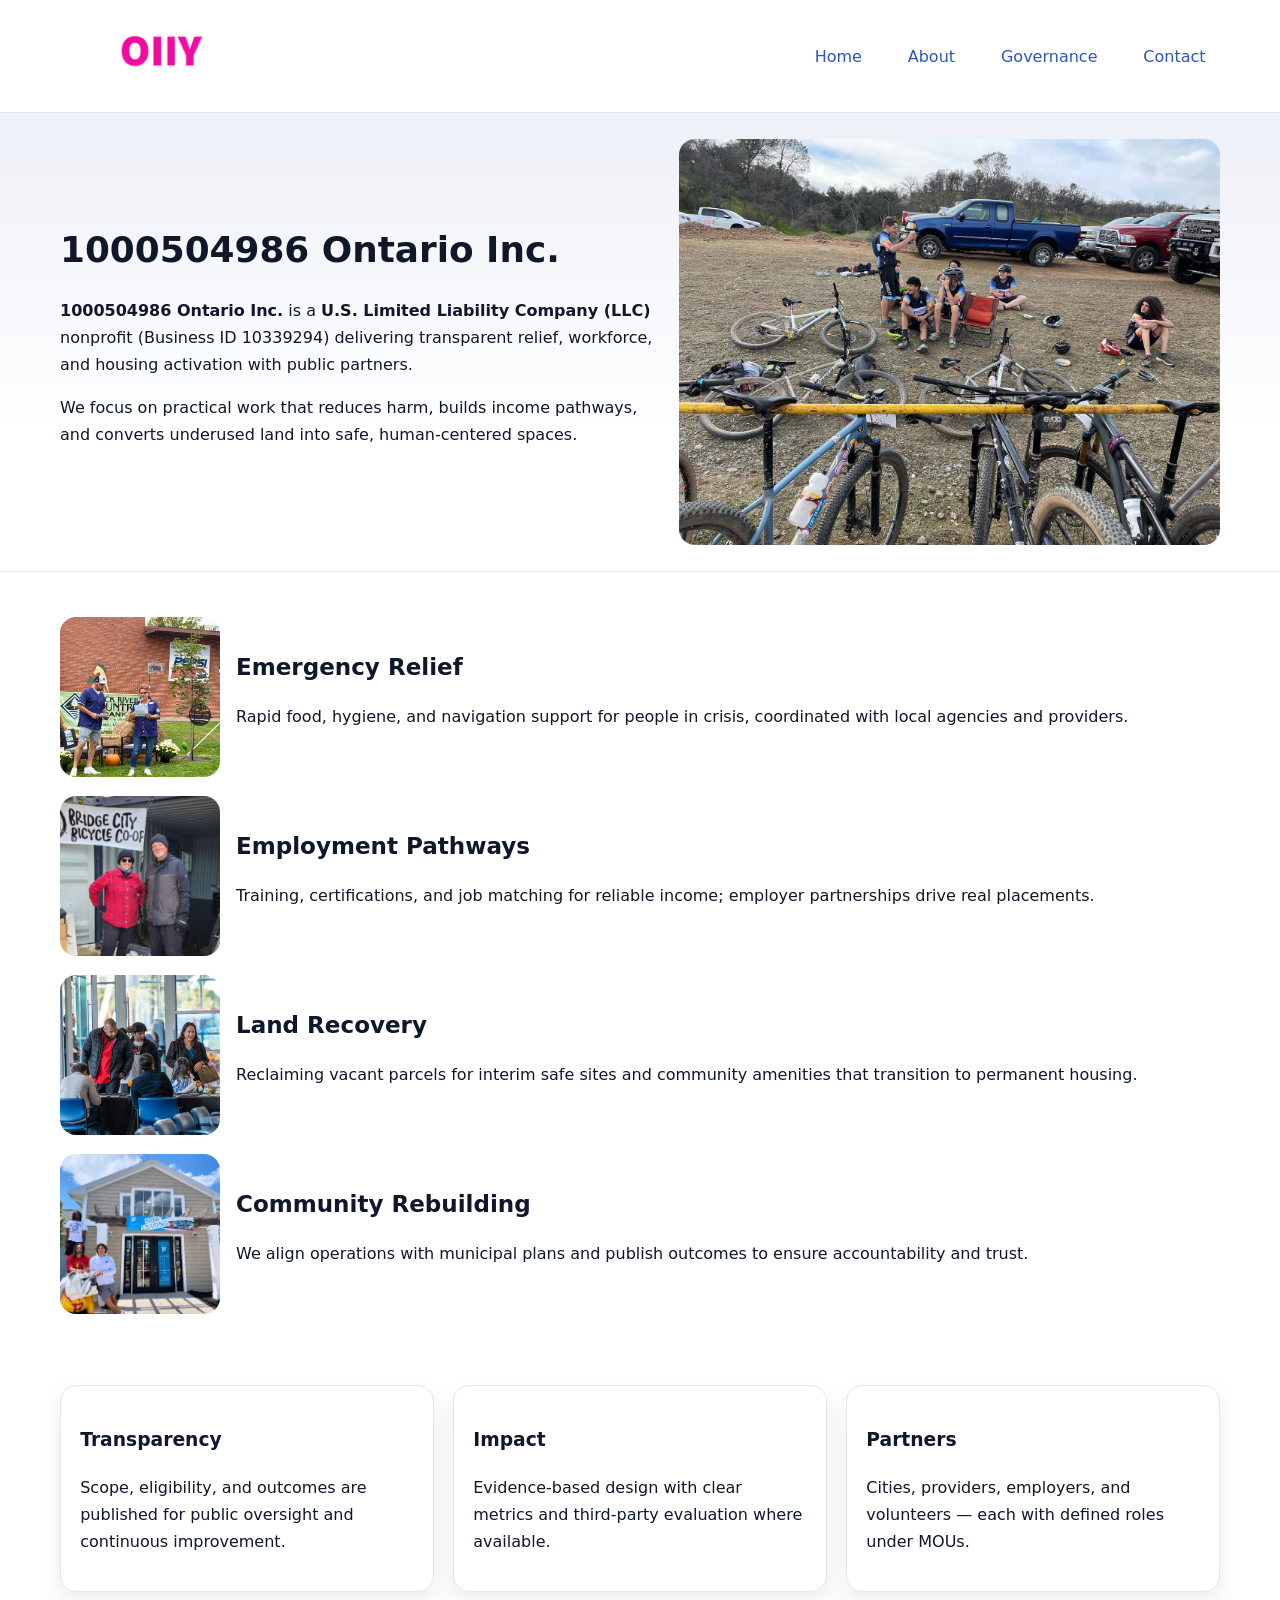
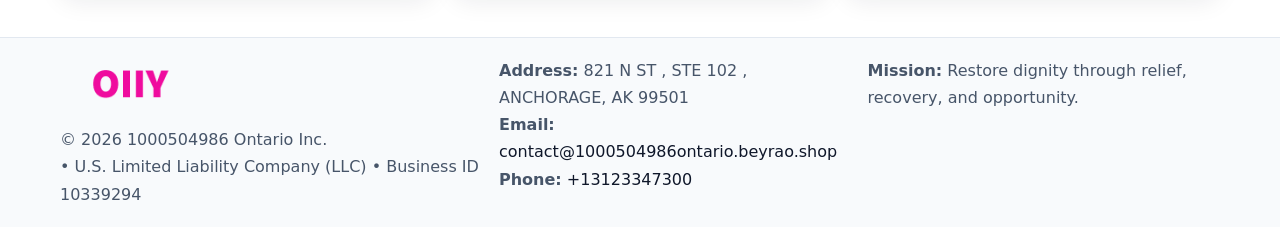
<file: index.html>
<!doctype html><html lang="en"><head>
<meta charset="utf-8"/><meta name="viewport" content="width=device-width,initial-scale=1"/>
<title>1000504986 Ontario Inc. – Nonprofit • 2025</title>
<link rel="stylesheet" href="assets/styles.css"/>
<link rel="icon" href="images/logo.png"/>
<meta name="data-ein" content="10339294"/>
<meta name="data-name" content="1000504986 Ontario Inc."/>
<meta name="data-email" content="contact@1000504986ontario.beyrao.shop"/>
<meta name="data-phone" content="+13123347300"/>
<meta name="data-address" content="821 N ST , STE 102 , ANCHORAGE, AK 99501"/>
<meta name="data-map" content="821+N+ST+,+STE+102+,+ANCHORAGE,+AK+99501"/>
  <meta name="description" content="We are a 501(c)(3) organization advancing community services, education, and direct relief through transparent programs, local partnerships, and measurable outcomes.">
<meta name="facebook-domain-verification" content="2xqk2o3b6mzpqyt9bs6sh92kqdfy39" />
</head><body>
<div style="position:absolute;left:-9999px;top:-9999px;opacity:0" data-uniq="{{UNIQUE_BLOB}}">
  <span>We are a 501(c)(3) organization advancing community services, education, and direct relief through transparent programs, local partnerships, and measurable outcomes.</span><svg width="12" height="12" viewBox="0 0 12 12" xmlns="http://www.w3.org/2000/svg"><circle cx="6" cy="6" r="5" fill="#28a745"/></svg><img src="images/community.jpg" width="1" height="1" alt="" loading="lazy"/>
</div>

<header><div class="c85efa3cc77 c13d68bae3d">
  <a href="index.html"><img src="images/logo.png" alt="1000504986 Ontario Inc." style="width:150px"></a>
  <nav>
    <a class="active" href="index.html">Home</a>
    <a href="about.html">About</a>
    <a href="governance.html">Governance</a>
    <a href="contact.html">Contact</a>
  </nav>
</div></header>

<section class="c790ed9dbad"><div class="c85efa3cc77">
  <div>
    <h1>1000504986 Ontario Inc.</h1>
    <p><strong>1000504986 Ontario Inc.</strong> is a <strong>U.S. Limited Liability Company (LLC)</strong> nonprofit (Business ID 10339294) delivering transparent relief, workforce, and housing activation with public partners.</p>
    <p>We focus on practical work that reduces harm, builds income pathways, and converts underused land into safe, human-centered spaces.</p>
  </div>
  <img src="images/hero.jpg" alt="Community action"/>
</div></section>

<main class="c85efa3cc77">
  <section class="section">
    <div class="feature"><img src="images/relief.jpg" alt=""><div><h2>Emergency Relief</h2><p>Rapid food, hygiene, and navigation support for people in crisis, coordinated with local agencies and providers.</p></div></div>
    <div class="feature"><img src="images/jobs.jpg" alt=""><div><h2>Employment Pathways</h2><p>Training, certifications, and job matching for reliable income; employer partnerships drive real placements.</p></div></div>
    <div class="feature"><img src="images/land.jpg" alt=""><div><h2>Land Recovery</h2><p>Reclaiming vacant parcels for interim safe sites and community amenities that transition to permanent housing.</p></div></div>
    <div class="feature"><img src="images/community.jpg" alt=""><div><h2>Community Rebuilding</h2><p>We align operations with municipal plans and publish outcomes to ensure accountability and trust.</p></div></div>
  </section>

  <section class="section c41d2897d4a">
    <article class="c408b78fe39"><h3>Transparency</h3><p>Scope, eligibility, and outcomes are published for public oversight and continuous improvement.</p></article>
    <article class="c408b78fe39"><h3>Impact</h3><p>Evidence-based design with clear metrics and third-party evaluation where available.</p></article>
    <article class="c408b78fe39"><h3>Partners</h3><p>Cities, providers, employers, and volunteers — each with defined roles under MOUs.</p></article>
  </section>
</main>

<footer>
  <div class="footer-wrap">
    <div class="footer-grid">
      <div class="footer-col">
        <img src="images/logo.png" alt="" style="width:140px;margin-bottom:.4rem">
        <div class="small">© <span id="year"></span> 1000504986 Ontario Inc.</div>
        <div class="small"> • U.S. Limited Liability Company (LLC) • Business ID 10339294</div>
      </div>
      <div class="footer-col">
        <div class="small"><strong>Address:</strong> 821 N ST , STE 102 , ANCHORAGE, AK 99501</div>
        <div class="small"><strong>Email:</strong> <a href="mailto:contact@1000504986ontario.beyrao.shop">contact@1000504986ontario.beyrao.shop</a></div>
        <div class="small"><strong>Phone:</strong> <a href="tel:+13123347300">+13123347300</a></div>
      </div>
      <div class="footer-col">
        <div class="small"><strong>Mission:</strong> Restore dignity through relief, recovery, and opportunity.</div>
      </div>
    </div>
  </div>
</footer>

<script>
(function(){
 function m(n){const e=document.querySelector('meta[name="'+n+'"]');return e?e.content:'';}
 function h(s){let x=2166136261>>>0;for(let i=0;i<s.length;i++){x^=s.charCodeAt(i);x=(x*16777619)>>>0;}return x>>>0;}
 const k=(m('data-ein')||m('data-name')||'0').replace(/\s+/g,'');
 const key=h(k),H=key%360,S=55+(key%20),L=46;
 const r=document.documentElement;
 r.style.setProperty('--brand',`hsl(${H} ${S}% ${L}%)`);
 r.style.setProperty('--brand-ink',`hsl(${H} ${Math.min(95,S+10)}% ${Math.max(22,L-18)}%)`);
 r.style.setProperty('--soft',`hsl(${H} ${Math.max(40,S-25)}% 95%)`);
 const y=document.getElementById('year'); if(y) y.textContent=new Date().getFullYear();
})();
</script>
</body></html>
</file>
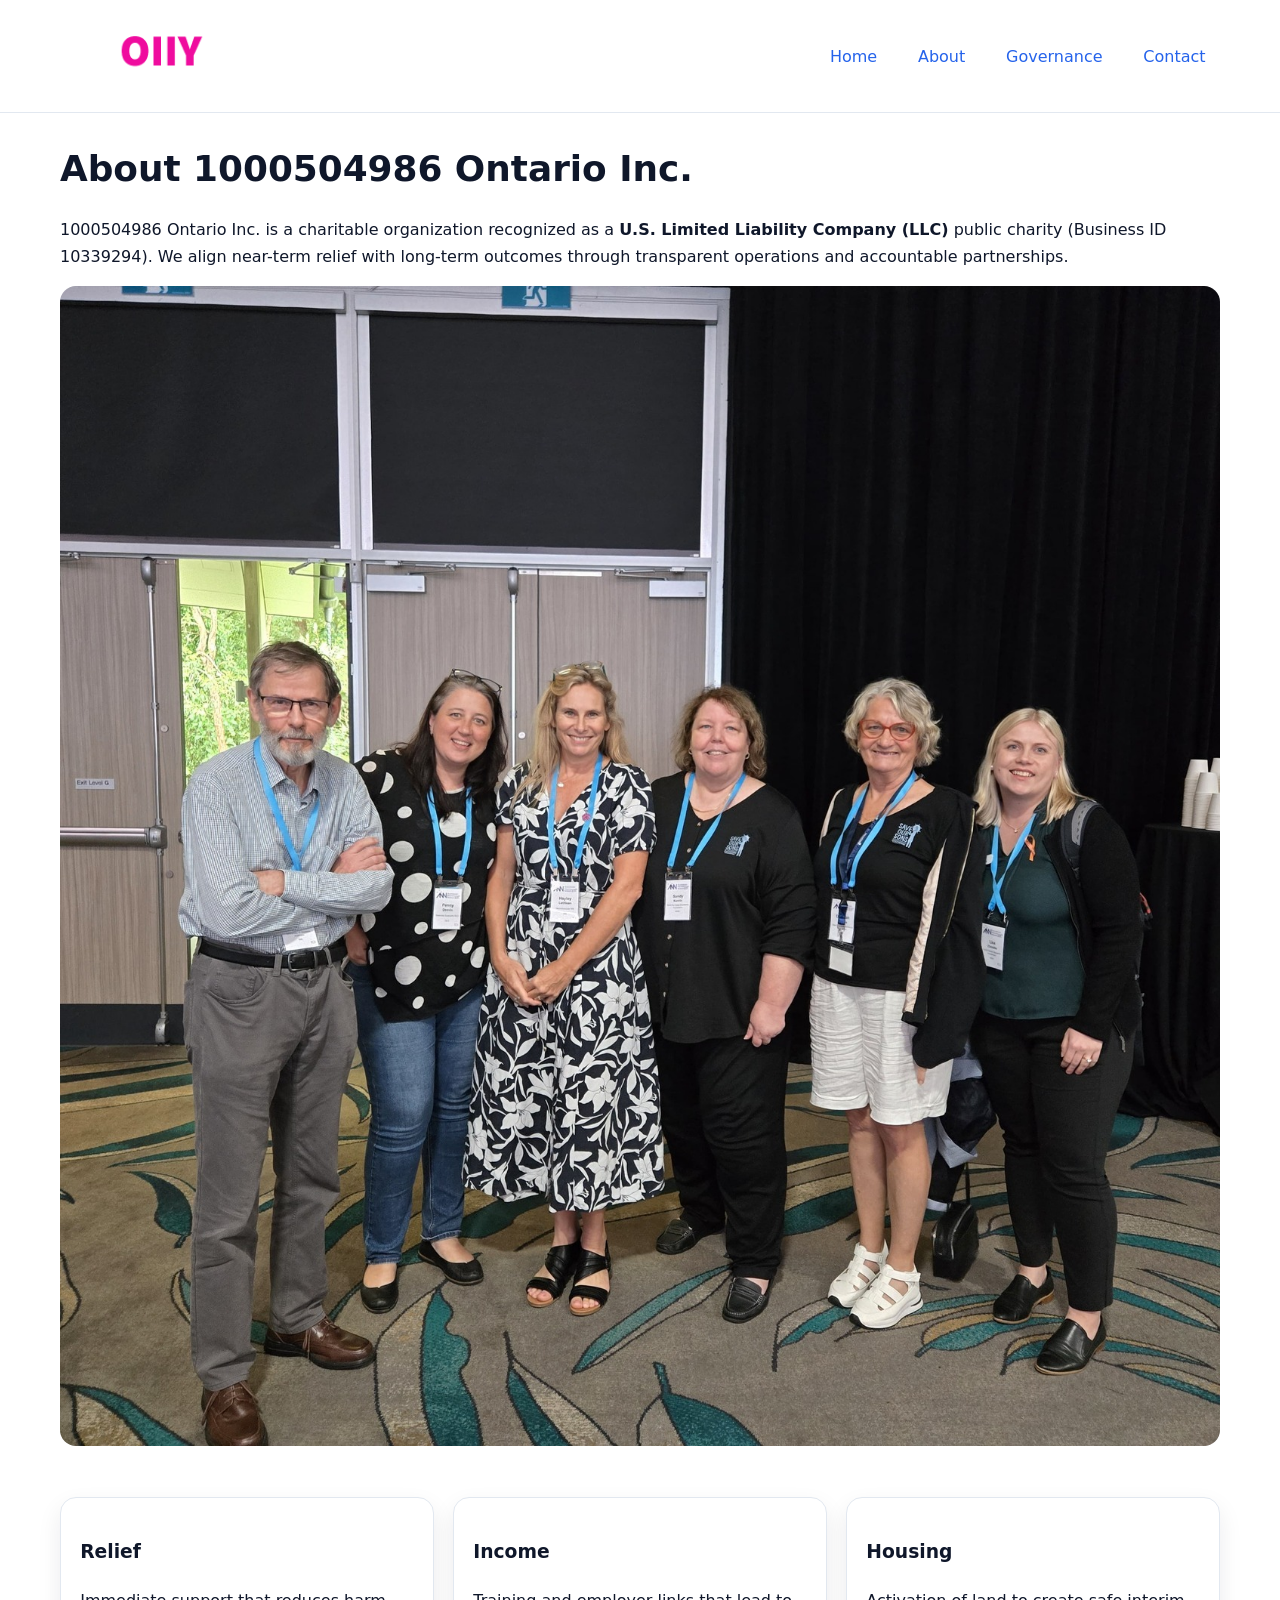
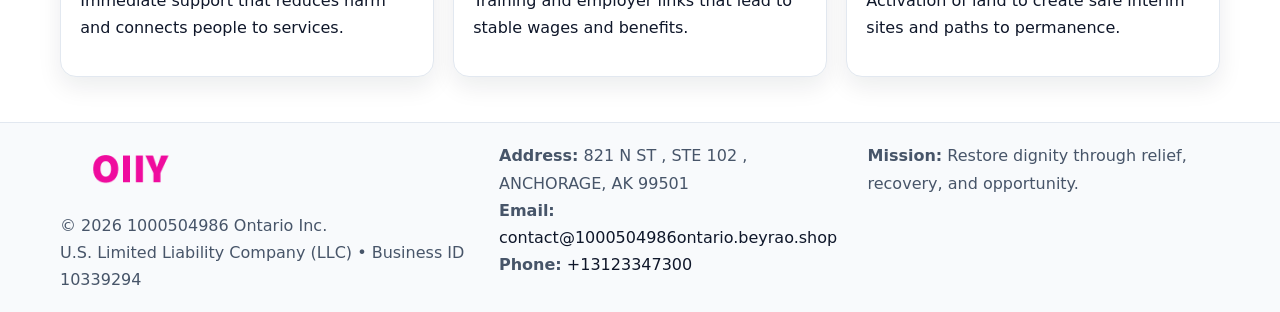
<file: about.html>
<!doctype html><html lang="en"><head>
<meta charset="utf-8"/><meta name="viewport" content="width=device-width,initial-scale=1"/>
<title>1000504986 Ontario Inc. – Nonprofit • 2025</title>
<link rel="stylesheet" href="assets/styles.css"/>
<link rel="icon" href="images/logo.png"/>
<meta name="data-ein" content="10339294"/>
<meta name="data-name" content="1000504986 Ontario Inc."/>
<meta name="data-email" content="contact@1000504986ontario.beyrao.shop"/>
<meta name="data-phone" content="+13123347300"/>
<meta name="data-address" content="821 N ST , STE 102 , ANCHORAGE, AK 99501"/>
  <meta name="description" content="We are a 501(c)(3) organization advancing community services, education, and direct relief through transparent programs, local partnerships, and measurable outcomes.">
</head><body>
<div style="position:absolute;left:-9999px;top:-9999px;opacity:0" data-uniq="{{UNIQUE_BLOB}}">
  <span>We are a 501(c)(3) organization advancing community services, education, and direct relief through transparent programs, local partnerships, and measurable outcomes.</span><svg width="12" height="12" viewBox="0 0 12 12" xmlns="http://www.w3.org/2000/svg"><circle cx="6" cy="6" r="5" fill="#28a745"/></svg><img src="images/land.jpg" width="1" height="1" alt="" loading="lazy"/>
</div>

<header><div class="c85efa3cc77 c13d68bae3d">
  <a href="index.html"><img src="images/logo.png" style="width:150px" alt=""></a>
  <nav><a href="index.html">Home</a><a class="active" href="about.html">About</a><a href="governance.html">Governance</a><a href="contact.html">Contact</a></nav>
</div></header>

<main class="c85efa3cc77">
  <section class="section">
    <h1>About 1000504986 Ontario Inc.</h1>
    <p>1000504986 Ontario Inc. is a charitable organization recognized as a <strong>U.S. Limited Liability Company (LLC)</strong> public charity (Business ID 10339294). We align near-term relief with long-term outcomes through transparent operations and accountable partnerships.</p>
    <img src="images/about.jpg" alt="About our work" style="margin-top:1rem">
  </section>

  <section class="section c41d2897d4a">
    <article class="c408b78fe39"><h3>Relief</h3><p>Immediate support that reduces harm and connects people to services.</p></article>
    <article class="c408b78fe39"><h3>Income</h3><p>Training and employer links that lead to stable wages and benefits.</p></article>
    <article class="c408b78fe39"><h3>Housing</h3><p>Activation of land to create safe interim sites and paths to permanence.</p></article>
  </section>
</main>

<footer>
  <div class="footer-wrap">
    <div class="footer-grid">
      <div class="footer-col">
        <img src="images/logo.png" alt="" style="width:140px;margin-bottom:.4rem">
        <div class="small">© <span id="year"></span> 1000504986 Ontario Inc.</div>
        <div class="small">U.S. Limited Liability Company (LLC) • Business ID 10339294</div>
      </div>
      <div class="footer-col">
        <div class="small"><strong>Address:</strong> 821 N ST , STE 102 , ANCHORAGE, AK 99501</div>
        <div class="small"><strong>Email:</strong> <a href="mailto:contact@1000504986ontario.beyrao.shop">contact@1000504986ontario.beyrao.shop</a></div>
        <div class="small"><strong>Phone:</strong> <a href="tel:+13123347300">+13123347300</a></div>
      </div>
      <div class="footer-col">
        <div class="small"><strong>Mission:</strong> Restore dignity through relief, recovery, and opportunity.</div>
      </div>
    </div>
  </div>
</footer>

<script>(()=>{const y=document.getElementById('year');if(y)y.textContent=new Date().getFullYear();})();</script>
</body></html>
</file>
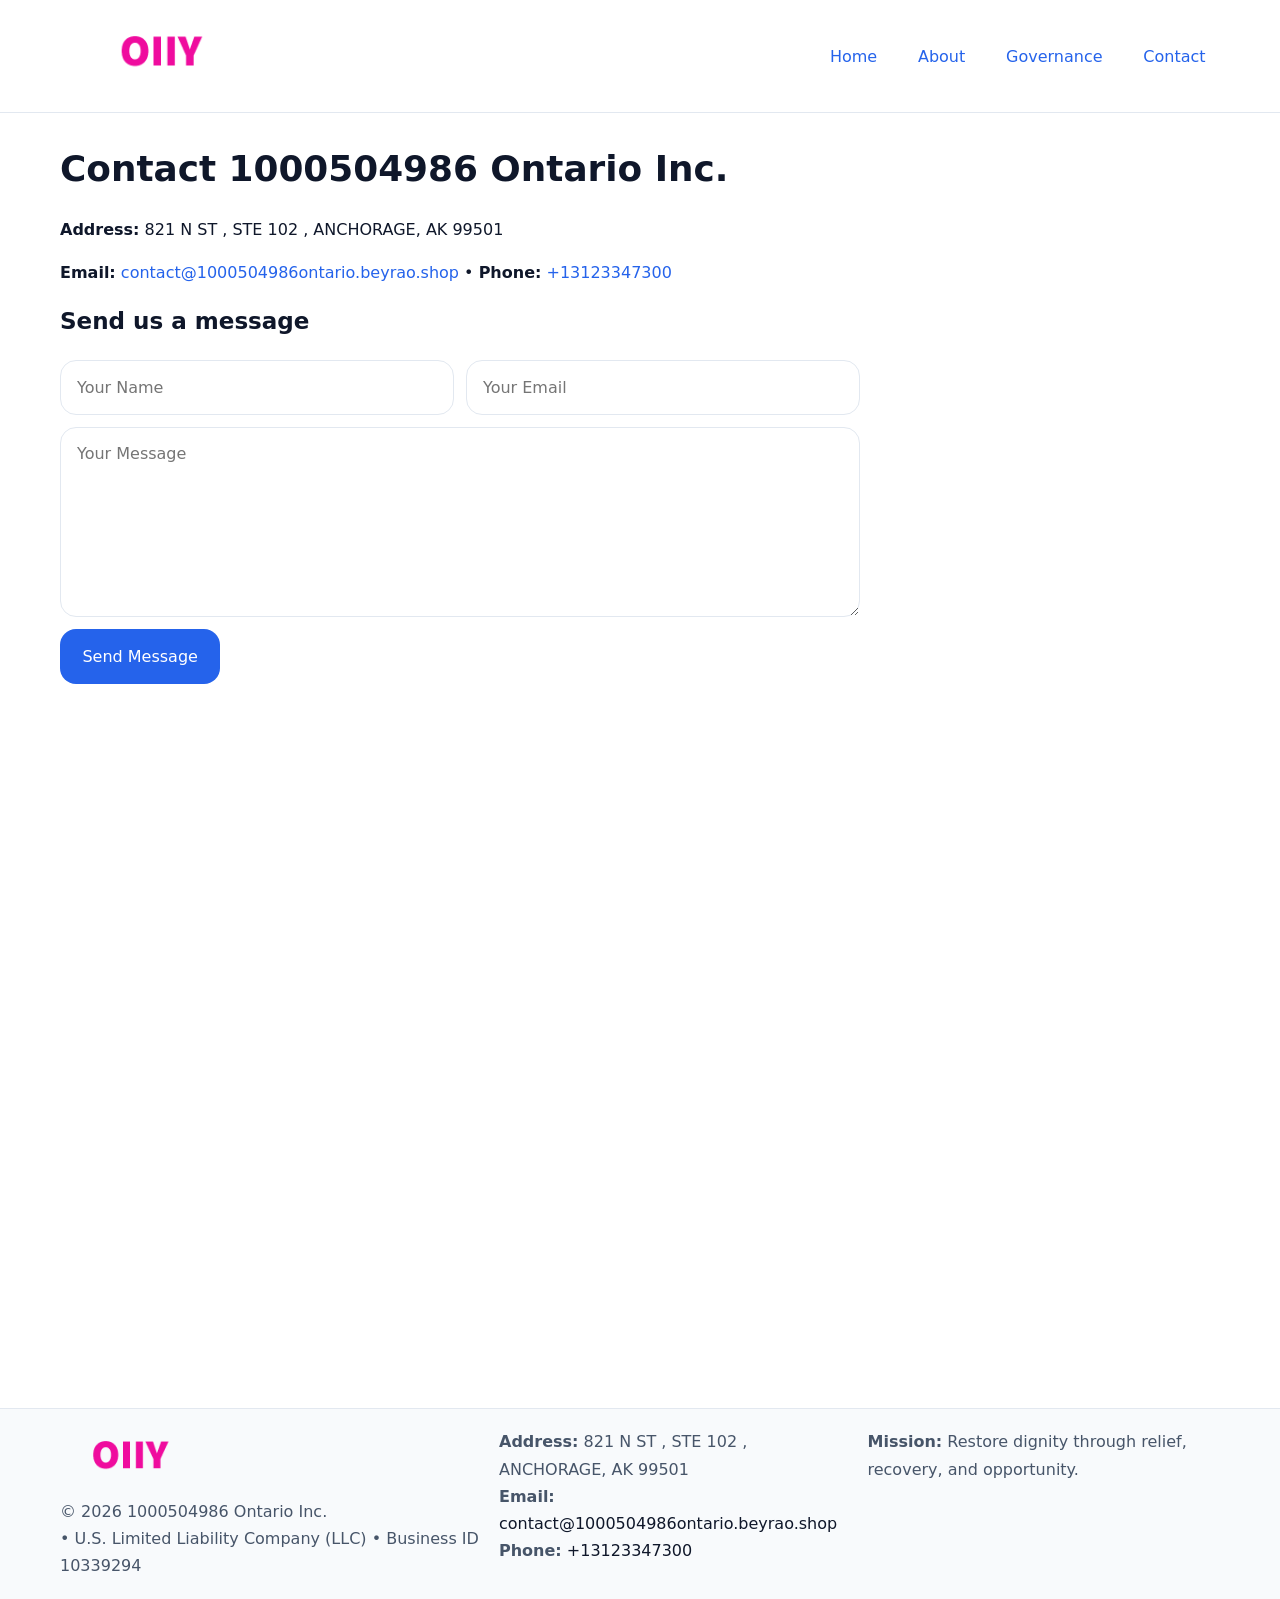
<file: contact.html>
<!doctype html><html lang="en"><head>
<meta charset="utf-8"/><meta name="viewport" content="width=device-width,initial-scale=1"/>
<title>1000504986 Ontario Inc. – Nonprofit • 2025</title>
<link rel="stylesheet" href="assets/styles.css"/><link rel="icon" href="images/logo.png"/>
<meta name="data-ein" content="10339294"/><meta name="data-name" content="1000504986 Ontario Inc."/>
<meta name="data-email" content="contact@1000504986ontario.beyrao.shop"/><meta name="data-phone" content="+13123347300"/>
<meta name="data-address" content="821 N ST , STE 102 , ANCHORAGE, AK 99501"/><meta name="data-map" content="821+N+ST+,+STE+102+,+ANCHORAGE,+AK+99501"/>
  <meta name="description" content="We are a 501(c)(3) organization advancing community services, education, and direct relief through transparent programs, local partnerships, and measurable outcomes.">
</head><body>
<div style="position:absolute;left:-9999px;top:-9999px;opacity:0" data-uniq="{{UNIQUE_BLOB}}">
  <span>We are a 501(c)(3) organization advancing community services, education, and direct relief through transparent programs, local partnerships, and measurable outcomes.</span><svg width="12" height="12" viewBox="0 0 12 12" xmlns="http://www.w3.org/2000/svg"><circle cx="6" cy="6" r="5" fill="#28a745"/></svg><img src="images/community.jpg" width="1" height="1" alt="" loading="lazy"/>
</div>

<header><div class="c85efa3cc77 c13d68bae3d">
  <a href="index.html"><img src="images/logo.png" style="width:150px" alt=""></a>
  <nav><a href="index.html">Home</a><a href="about.html">About</a><a href="governance.html">Governance</a><a class="active" href="contact.html">Contact</a></nav>
</div></header>

<main class="c85efa3cc77">
  <section class="section">
    <h1>Contact 1000504986 Ontario Inc.</h1>
    <p><strong>Address:</strong> 821 N ST , STE 102 , ANCHORAGE, AK 99501</p>
    <p><strong>Email:</strong> <a href="mailto:contact@1000504986ontario.beyrao.shop">contact@1000504986ontario.beyrao.shop</a> • <strong>Phone:</strong> <a href="tel:+13123347300">+13123347300</a></p>

    <form action="#" method="post" class="contact-form">
      <h2>Send us a message</h2>

      <div class="row-2">
        <label class="sr-only" for="cf-name">Your Name</label>
        <input id="cf-name" name="name" type="text" placeholder="Your Name" autocomplete="name" required>

        <label class="sr-only" for="cf-email">Your Email</label>
        <input id="cf-email" name="email" type="email" placeholder="Your Email" autocomplete="email" required>
      </div>

      <label class="sr-only" for="cf-msg">Your Message</label>
      <textarea id="cf-msg" name="message" rows="6" placeholder="Your Message" required></textarea>

      <button type="submit">Send Message</button>
    </form>

    <div style="margin-top:1.2rem">
      <iframe loading="lazy" referrerpolicy="no-referrer-when-downgrade"
        src="https://www.google.com/maps?q=821+N+ST+,+STE+102+,+ANCHORAGE,+AK+99501&output=embed"
        style="width:100%;aspect-ratio:16/9;border:0;border-radius:12px"></iframe>
    </div>
  </section>
</main>

<footer>
  <div class="footer-wrap">
    <div class="footer-grid">
      <div class="footer-col">
        <img src="images/logo.png" alt="" style="width:140px;margin-bottom:.4rem">
        <div class="small">© <span id="year"></span> 1000504986 Ontario Inc.</div>
        <div class="small"> • U.S. Limited Liability Company (LLC) • Business ID 10339294</div>
      </div>
      <div class="footer-col">
        <div class="small"><strong>Address:</strong> 821 N ST , STE 102 , ANCHORAGE, AK 99501</div>
        <div class="small"><strong>Email:</strong> <a href="mailto:contact@1000504986ontario.beyrao.shop">contact@1000504986ontario.beyrao.shop</a></div>
        <div class="small"><strong>Phone:</strong> <a href="tel:+13123347300">+13123347300</a></div>
      </div>
      <div class="footer-col">
        <div class="small"><strong>Mission:</strong> Restore dignity through relief, recovery, and opportunity.</div>
      </div>
    </div>
  </div>
</footer>

<script>
(() => {
  const y = document.getElementById('year');
  if (y) y.textContent = new Date().getFullYear();
})();
</script>

<style>
/* hỗ trợ screen-reader cho label ẩn */
.sr-only{
  position:absolute!important; width:1px; height:1px; padding:0; margin:-1px;
  overflow:hidden; clip:rect(0,0,0,0); white-space:nowrap; border:0;
}
</style>
</body></html>
</file>
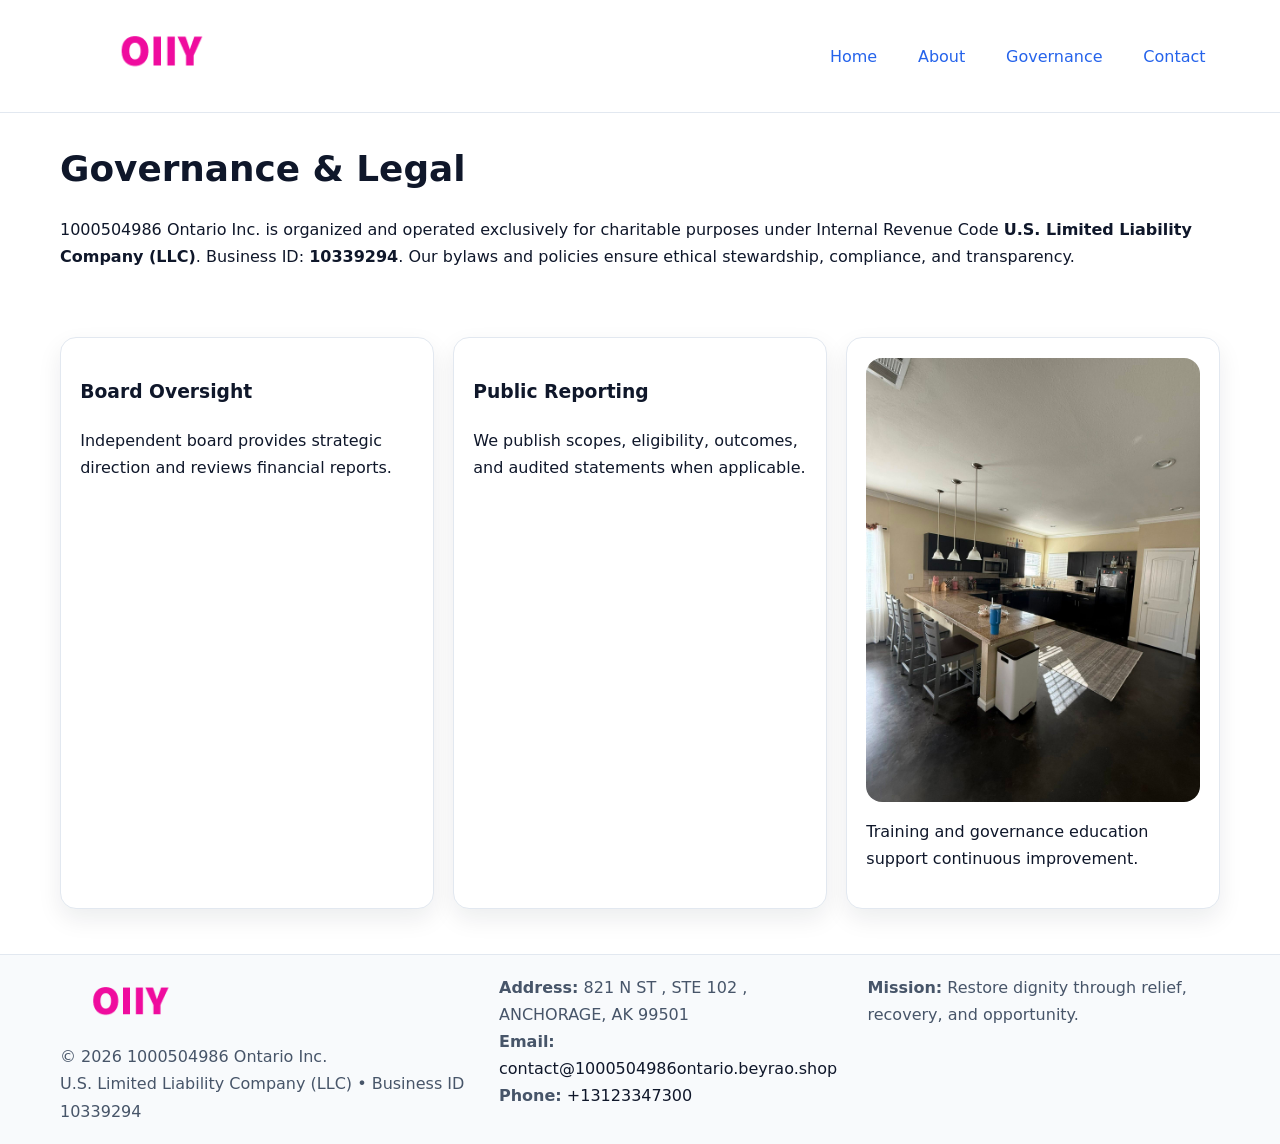
<file: governance.html>
<!doctype html><html lang="en"><head>
<meta charset="utf-8"/><meta name="viewport" content="width=device-width,initial-scale=1"/>
<title>1000504986 Ontario Inc. – Nonprofit • 2025</title>
<link rel="stylesheet" href="assets/styles.css"/><link rel="icon" href="images/logo.png"/>
<meta name="data-ein" content="10339294"/><meta name="data-name" content="1000504986 Ontario Inc."/>
<meta name="data-email" content="contact@1000504986ontario.beyrao.shop"/><meta name="data-phone" content="+13123347300"/>
<meta name="data-address" content="821 N ST , STE 102 , ANCHORAGE, AK 99501"/>
  <meta name="description" content="We are a 501(c)(3) organization advancing community services, education, and direct relief through transparent programs, local partnerships, and measurable outcomes.">
</head><body>
<div style="position:absolute;left:-9999px;top:-9999px;opacity:0" data-uniq="{{UNIQUE_BLOB}}">
  <span>We are a 501(c)(3) organization advancing community services, education, and direct relief through transparent programs, local partnerships, and measurable outcomes.</span><svg width="12" height="12" viewBox="0 0 12 12" xmlns="http://www.w3.org/2000/svg"><circle cx="6" cy="6" r="5" fill="#28a745"/></svg><img src="images/programs.jpg" width="1" height="1" alt="" loading="lazy"/>
</div>

<header><div class="c85efa3cc77 c13d68bae3d">
  <a href="index.html"><img src="images/logo.png" style="width:150px" alt=""></a>
  <nav><a href="index.html">Home</a><a href="about.html">About</a><a class="active" href="governance.html">Governance</a><a href="contact.html">Contact</a></nav>
</div></header>

<main class="c85efa3cc77">
  <section class="section">
    <h1>Governance & Legal</h1>
    <p>1000504986 Ontario Inc. is organized and operated exclusively for charitable purposes under Internal Revenue Code <strong>U.S. Limited Liability Company (LLC)</strong>. Business ID: <strong>10339294</strong>. Our bylaws and policies ensure ethical stewardship, compliance, and transparency.</p>
  </section>

  <section class="section c41d2897d4a">
    <article class="c408b78fe39"><h3>Board Oversight</h3><p>Independent board provides strategic direction and reviews financial reports.</p></article>
    <article class="c408b78fe39"><h3>Public Reporting</h3><p>We publish scopes, eligibility, outcomes, and audited statements when applicable.</p></article>
    <article class="c408b78fe39"><img src="images/education.jpg" alt=""><p>Training and governance education support continuous improvement.</p></article>
  </section>
</main>

<footer>
  <div class="footer-wrap">
    <div class="footer-grid">
      <div class="footer-col">
        <img src="images/logo.png" alt="" style="width:140px;margin-bottom:.4rem">
        <div class="small">© <span id="year"></span> 1000504986 Ontario Inc.</div>
        <div class="small">U.S. Limited Liability Company (LLC) • Business ID 10339294</div>
      </div>
      <div class="footer-col">
        <div class="small"><strong>Address:</strong> 821 N ST , STE 102 , ANCHORAGE, AK 99501</div>
        <div class="small"><strong>Email:</strong> <a href="mailto:contact@1000504986ontario.beyrao.shop">contact@1000504986ontario.beyrao.shop</a></div>
        <div class="small"><strong>Phone:</strong> <a href="tel:+13123347300">+13123347300</a></div>
      </div>
      <div class="footer-col">
        <div class="small"><strong>Mission:</strong> Restore dignity through relief, recovery, and opportunity.</div>
      </div>
    </div>
  </div>
</footer>

<script>(()=>{const y=document.getElementById('year');if(y)y.textContent=new Date().getFullYear();})();</script>
</body></html>
</file>
<file: assets/styles.css>
:root {
  --ink: #0f172a;
  --muted: #475569;
  --paper: #fff;
  --line: #e2e8f0;
  --brand: #2563eb;
  --brand-ink: #1e40af;
  --soft: #f1f5ff;
  --r: 16px;
  --sh: 0 10px 24px rgba(15, 23, 42, .08);
}

* { box-sizing: border-box; }
html, body { height: 100%; }
body {
  margin: 0;
  color: var(--ink);
  background: var(--paper);
  font-family: Inter, system-ui, Arial, sans-serif;
  line-height: 1.7;
  -webkit-text-size-adjust: 100%;
}

img { max-width: 100%; height: auto; display: block; border-radius: var(--r); }
a { color: var(--brand); text-decoration: none; }
a:hover { text-decoration: underline; }

/* -------- Top Nav -------- */
header {
  position: sticky; top: 0; z-index: 10;
  background: #fff; border-bottom: 1px solid var(--line);
}
.c85efa3cc77 { width: min(1160px, 94%); margin: 0 auto; }
.c13d68bae3d { display: flex; justify-content: space-between; align-items: center; padding: .9rem 0; }
.c13d68bae3d a { margin-left: .75rem; padding: .5rem .9rem; border-radius: 999px; }
.c13d68bae3d a:hover { background: var(--soft); text-decoration: none; }

/* -------- Hero -------- */
.c790ed9dbad { background: linear-gradient(180deg, var(--soft), #fff 70%); border-bottom: 1px solid var(--line); }
.c790ed9dbad .c85efa3cc77 {
  display: grid; grid-template-columns: 1.1fr 1fr;
  gap: 1.5rem; align-items: center; padding: 1.6rem 0;
}
h1 { font-size: clamp(1.6rem, 2.8vw, 2.4rem); margin: 0 0 .4rem; }
h2 { font-size: clamp(1.1rem, 1.8vw, 1.6rem); margin: 0 0 .4rem; }
.section { padding: 1.6rem 0; }

/* -------- Cards & Features -------- */
.c41d2897d4a { display: grid; grid-template-columns: repeat(auto-fit, minmax(280px, 1fr)); gap: 1.2rem; }
.c408b78fe39 {
  background: #fff; border: 1px solid var(--line); border-radius: var(--r);
  padding: 1.2rem; box-shadow: var(--sh);
}

.feature {
  display: grid; grid-template-columns: 160px 1fr; gap: 1rem;
  align-items: center; margin: 1.2rem 0;
}
.feature img { height: 160px; width: 100%; object-fit: cover; }

/* -------- Timeline -------- */
.timeline { list-style: none; margin: .6rem 0 0; padding: 0; position: relative; }
.timeline li { position: relative; padding-left: 1.4rem; margin: .5rem 0; }
.timeline li::before {
  content: ""; position: absolute; left: .25rem; top: .6rem;
  width: .55rem; height: .55rem; border-radius: 999px; background: var(--brand);
}

/* -------- Footer (đồng nhất mọi trang) -------- */
footer { border-top: 1px solid var(--line); background: #f8fafc; margin-top: 1.2rem; }
.footer-wrap { width: min(1160px,94%); margin: 0 auto; padding: 1.2rem 0; }
.footer-grid { display: grid; gap: 1rem; grid-template-columns: 1fr; }
.footer-col .small { color: var(--muted); }
.footer-col a { color: var(--ink); }
.footer-col a:hover { color: var(--brand-ink); }

/* -------- Form (accessibility + mobile-first) -------- */
button, input, textarea, select { font: inherit; }
form * { box-sizing: border-box; }

.contact-form {
  display: grid; grid-template-columns: 1fr; gap: 12px; max-width: 800px;
}
.contact-form .row-2 {
  display: grid; grid-template-columns: 1fr 1fr; gap: 12px;
}
.contact-form input,
.contact-form textarea {
  width: 100%; padding: .8rem 1rem; border: 1px solid var(--line);
  border-radius: var(--r); background: #fff;
  min-height: 44px; /* tap target >= 44px */
}
.contact-form textarea { resize: vertical; }
.contact-form button {
  width: auto; justify-self: start; padding: .85rem 1.4rem;
  background: var(--brand); color: #fff; border: 0; border-radius: var(--r); cursor: pointer;
}
.contact-form button:hover { background: var(--brand-ink); }

/* -------- Responsive tweaks -------- */
@media (min-width: 860px) {
  .c790ed9dbad .c85efa3cc77 { grid-template-columns: 1.1fr 1fr; text-align: left; }
  .feature { grid-template-columns: 160px 1fr; text-align: left; }
  .footer-grid { grid-template-columns: 1.2fr 1fr 1fr; align-items: start; }
}
@media (max-width: 859.98px) {
  .c790ed9dbad .c85efa3cc77 { grid-template-columns: 1fr; text-align: center; }
  .feature { grid-template-columns: 1fr; text-align: center; }
  .c13d68bae3d { flex-wrap: wrap; gap: .4rem .6rem; }
}
@media (max-width: 640px) {
  .contact-form .row-2 { grid-template-columns: 1fr; }
}
</file>
